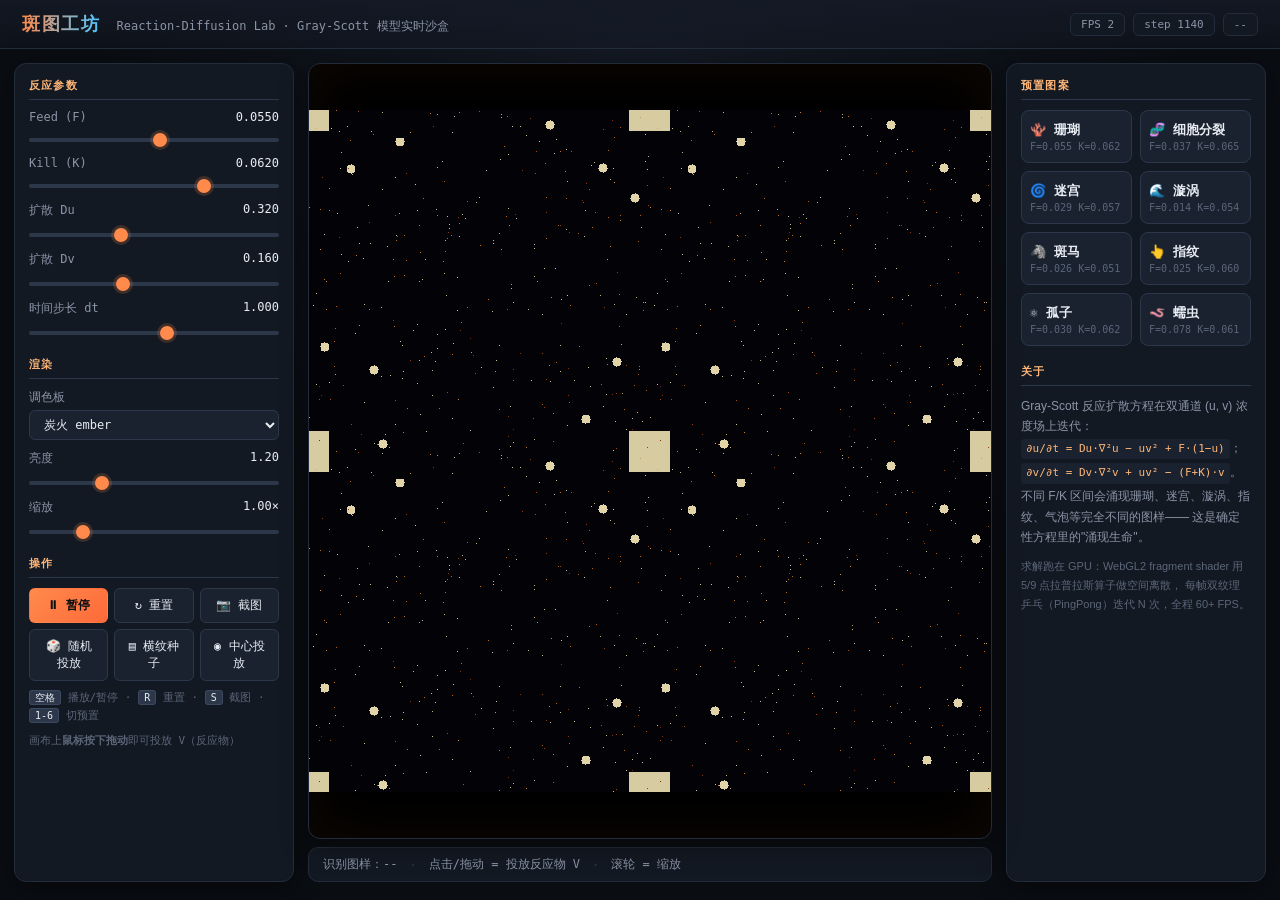
<file: index.html>
<!DOCTYPE html>
<html lang="zh-CN">
<head>
  <meta charset="UTF-8" />
  <meta name="viewport" content="width=device-width, initial-scale=1.0, maximum-scale=1.0, user-scalable=no" />
  <title>斑图工坊 · Reaction-Diffusion Lab</title>
  <link rel="stylesheet" href="src/style.css" />
</head>
<body>
  <header class="app-bar">
    <div class="title">
      <h1>斑图工坊</h1>
      <span class="subtitle">Reaction-Diffusion Lab · Gray-Scott 模型实时沙盒</span>
    </div>
    <div class="badges">
      <span class="badge" id="badge-fps">FPS --</span>
      <span class="badge" id="badge-step">step 0</span>
      <span class="badge" id="badge-stamp">--</span>
    </div>
  </header>

  <main class="layout">
    <aside class="panel panel-left">
      <section class="group">
        <h3>反应参数</h3>
        <div class="ctrl">
          <label for="ctl-f">Feed (F) <span class="val" id="val-f">0.0550</span></label>
          <input type="range" id="ctl-f" min="0.005" max="0.100" step="0.0005" value="0.055" />
        </div>
        <div class="ctrl">
          <label for="ctl-k">Kill (K) <span class="val" id="val-k">0.0620</span></label>
          <input type="range" id="ctl-k" min="0.030" max="0.075" step="0.0005" value="0.062" />
        </div>
        <div class="ctrl">
          <label for="ctl-du">扩散 Du <span class="val" id="val-du">0.320</span></label>
          <input type="range" id="ctl-du" min="0.05" max="0.80" step="0.005" value="0.32" />
        </div>
        <div class="ctrl">
          <label for="ctl-dv">扩散 Dv <span class="val" id="val-dv">0.160</span></label>
          <input type="range" id="ctl-dv" min="0.02" max="0.40" step="0.005" value="0.16" />
        </div>
        <div class="ctrl">
          <label for="ctl-dt">时间步长 dt <span class="val" id="val-dt">1.000</span></label>
          <input type="range" id="ctl-dt" min="0.5" max="1.4" step="0.01" value="1.00" />
        </div>
      </section>

      <section class="group">
        <h3>渲染</h3>
        <div class="ctrl">
          <label for="ctl-cmap">调色板</label>
          <select id="ctl-cmap">
            <option value="ember">炭火 ember</option>
            <option value="ocean">深海洋 ocean</option>
            <option value="neon">霓虹 neon</option>
            <option value="coral">珊瑚 coral</option>
            <option value="mono">单色 mono</option>
            <option value="aurora">极光 aurora</option>
          </select>
        </div>
        <div class="ctrl">
          <label for="ctl-gamma">亮度 <span class="val" id="val-gamma">1.20</span></label>
          <input type="range" id="ctl-gamma" min="0.5" max="3.0" step="0.05" value="1.2" />
        </div>
        <div class="ctrl">
          <label for="ctl-zoom">缩放 <span class="val" id="val-zoom">1.00×</span></label>
          <input type="range" id="ctl-zoom" min="0.5" max="3.0" step="0.05" value="1.0" />
        </div>
      </section>

      <section class="group">
        <h3>操作</h3>
        <div class="btns">
          <button id="btn-play" class="primary">⏸ 暂停</button>
          <button id="btn-reset">↻ 重置</button>
          <button id="btn-screenshot">📷 截图</button>
        </div>
        <div class="btns">
          <button id="btn-stamp">🎲 随机投放</button>
          <button id="btn-stripe">▤ 横纹种子</button>
          <button id="btn-center">◉ 中心投放</button>
        </div>
        <p class="hint">
          <kbd>空格</kbd> 播放/暂停 ·
          <kbd>R</kbd> 重置 ·
          <kbd>S</kbd> 截图 ·
          <kbd>1-6</kbd> 切预置
        </p>
        <p class="hint">画布上<strong>鼠标按下拖动</strong>即可投放 V（反应物）</p>
      </section>
    </aside>

    <section class="stage">
      <div class="canvas-wrap" id="canvas-wrap">
        <canvas id="gl" width="1024" height="1024"></canvas>
        <div class="overlay" id="overlay">加载中…</div>
      </div>
      <div class="hint-bar">
        <span id="hint-pattern">识别图样：--</span>
        <span class="dot">·</span>
        <span>点击/拖动 = 投放反应物 V</span>
        <span class="dot">·</span>
        <span>滚轮 = 缩放</span>
      </div>
    </section>

    <aside class="panel panel-right">
      <section class="group">
        <h3>预置图案</h3>
        <div class="presets" id="presets"></div>
      </section>
      <section class="group">
        <h3>关于</h3>
        <p class="desc">
          Gray-Scott 反应扩散方程在双通道 (u, v) 浓度场上迭代：
          <code>∂u/∂t = Du·∇²u − uv² + F·(1−u)</code>；
          <code>∂v/∂t = Dv·∇²v + uv² − (F+K)·v</code>。
          不同 F/K 区间会涌现珊瑚、迷宫、漩涡、指纹、气泡等完全不同的图样——
          这是确定性方程里的"涌现生命"。
        </p>
        <p class="desc small">
          求解跑在 GPU：WebGL2 fragment shader 用 5/9 点拉普拉斯算子做空间离散，
          每帧双纹理乒乓（PingPong）迭代 N 次，全程 60+ FPS。
        </p>
      </section>
    </aside>
  </main>

  <script type="module" src="src/app.js"></script>
</body>
</html>
</file>
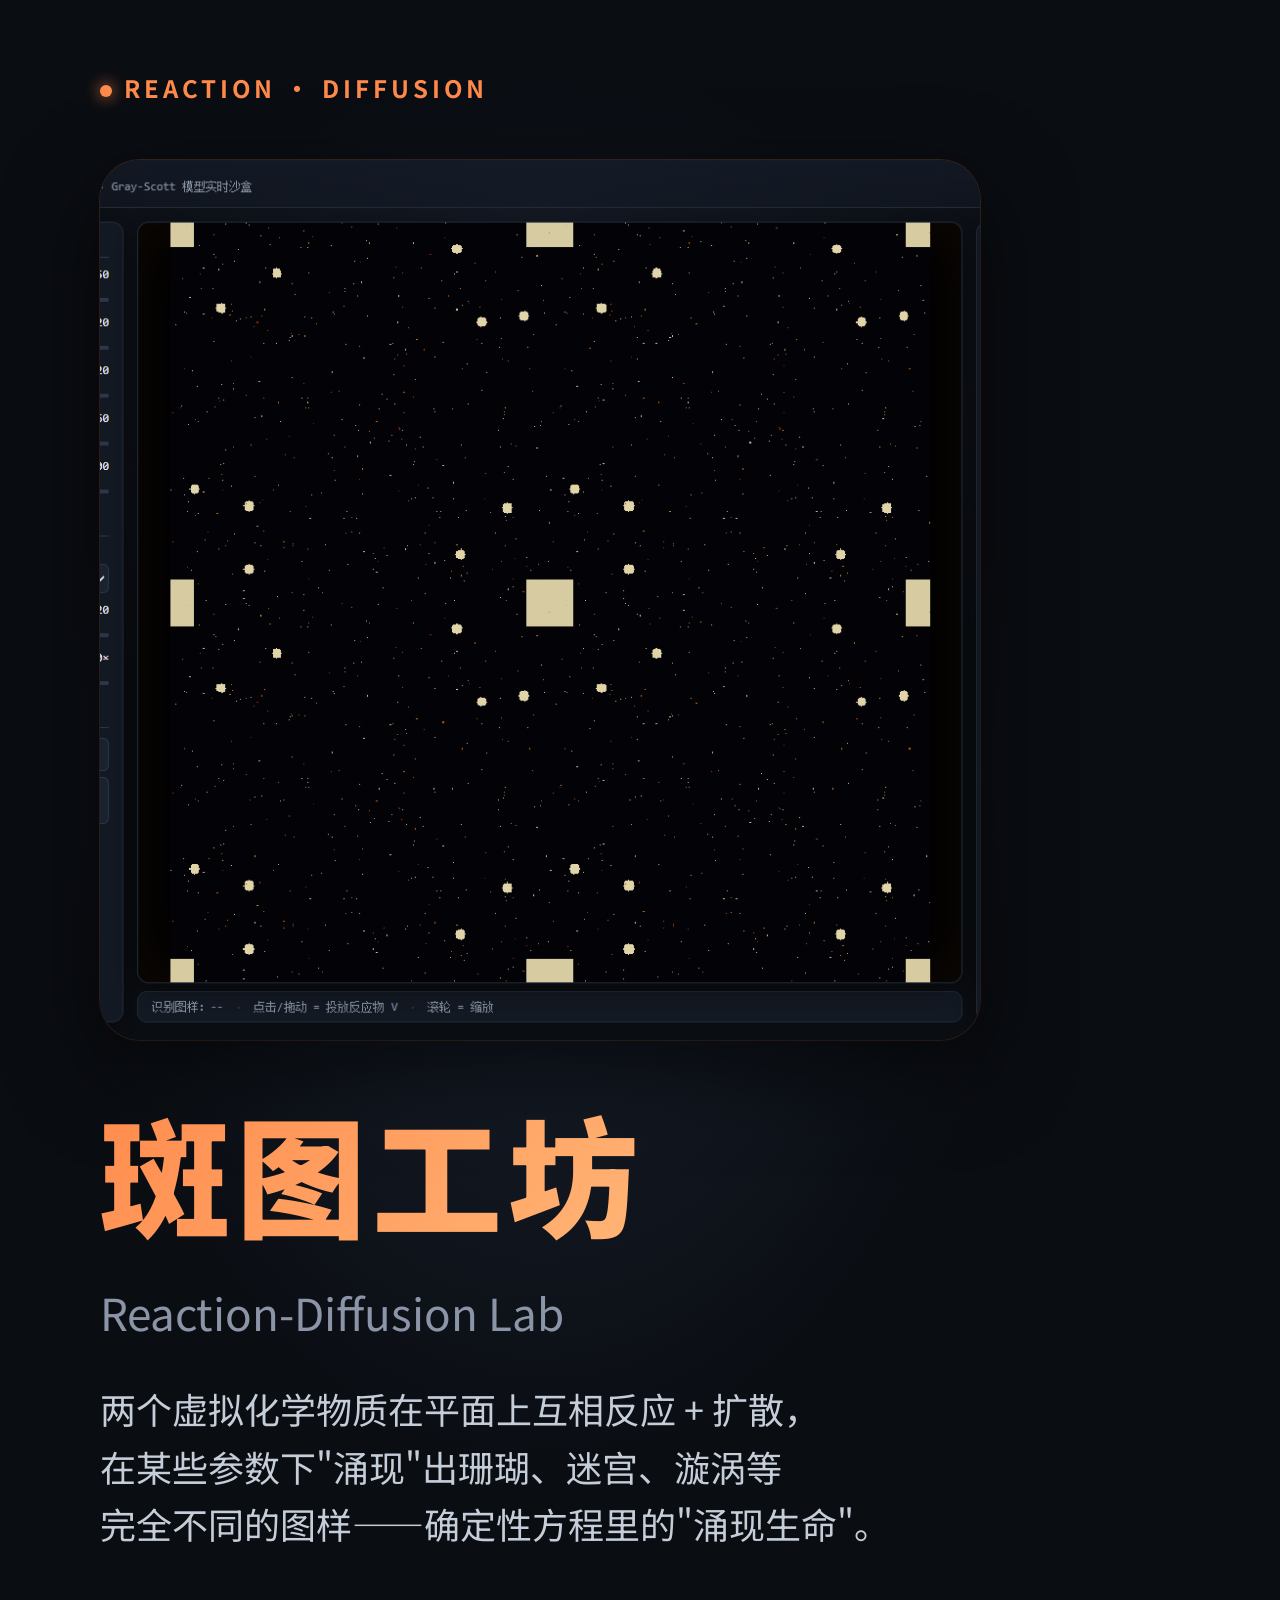
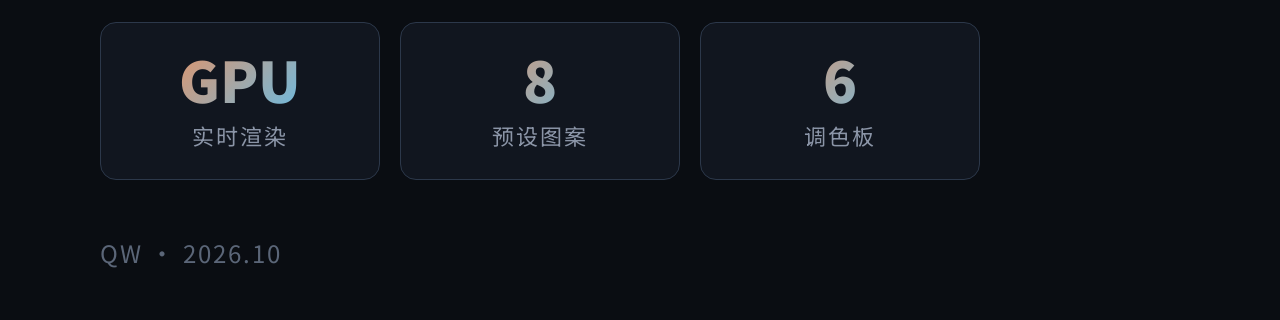
<file: docs/intro/01-cover.html>
<!DOCTYPE html>
<html lang="zh-CN">
<head>
  <meta charset="UTF-8" />
  <title>斑图工坊 · 封面</title>
  <style>
    @import url('https://fonts.googleapis.com/css2?family=Noto+Sans+SC:wght@400;700;900&display=swap');
    * { margin: 0; padding: 0; box-sizing: border-box; }
    html, body { width: 1080px; height: 1920px; overflow: hidden; }
    body {
      font-family: 'Noto Sans SC', -apple-system, BlinkMacSystemFont, 'PingFang SC', sans-serif;
      background: #0a0d12;
      color: #e8edf3;
      position: relative;
    }
    /* 背景层：粒子 + 渐变 */
    .bg {
      position: absolute; inset: 0;
      background: radial-gradient(ellipse 800px 1200px at 50% 40%, #1a2230 0%, #0a0d12 60%);
    }
    /* 模拟器装饰图（封面用大珊瑚图当背景） */
    .hero {
      position: absolute;
      width: 880px; height: 880px;
      top: 160px; left: 100px;
      border-radius: 40px;
      overflow: hidden;
      box-shadow: 0 30px 90px rgba(0,0,0,0.6), 0 0 0 1px rgba(255,138,76,0.2);
    }
    .hero img {
      width: 100%; height: 100%;
      object-fit: cover;
      display: block;
    }
    /* 顶部小标签 */
    .tag {
      position: absolute;
      top: 70px; left: 100px;
      font-size: 24px;
      letter-spacing: 4px;
      color: #ff8a4c;
      font-weight: 700;
    }
    .tag::before {
      content: '';
      display: inline-block;
      width: 12px; height: 12px;
      border-radius: 50%;
      background: #ff8a4c;
      margin-right: 12px;
      box-shadow: 0 0 16px #ff8a4c;
      vertical-align: middle;
    }
    /* 主标题 */
    .title {
      position: absolute;
      top: 1100px; left: 100px;
      font-size: 130px;
      font-weight: 900;
      line-height: 1.1;
      letter-spacing: 6px;
    }
    .title .accent {
      background: linear-gradient(135deg, #ff8a4c, #ffb677);
      -webkit-background-clip: text;
      background-clip: text;
      -webkit-text-fill-color: transparent;
    }
    /* 副标题 */
    .sub {
      position: absolute;
      top: 1280px; left: 100px;
      font-size: 44px;
      color: #8b95a7;
      font-weight: 400;
    }
    /* 描述 */
    .desc {
      position: absolute;
      top: 1380px; left: 100px; right: 100px;
      font-size: 36px;
      line-height: 1.6;
      color: #c5cdd9;
    }
    /* 底部统计 */
    .stats {
      position: absolute;
      bottom: 140px; left: 100px; right: 100px;
      display: flex;
      gap: 20px;
    }
    .stat {
      flex: 1;
      background: rgba(20, 26, 38, 0.7);
      border: 1px solid #2c384a;
      border-radius: 16px;
      padding: 28px 20px;
      text-align: center;
    }
    .stat .num {
      font-size: 56px;
      font-weight: 900;
      background: linear-gradient(135deg, #ff8a4c, #4cc4ff);
      -webkit-background-clip: text;
      background-clip: text;
      -webkit-text-fill-color: transparent;
      line-height: 1;
    }
    .stat .lbl {
      font-size: 22px;
      color: #8b95a7;
      margin-top: 12px;
      letter-spacing: 2px;
    }
    /* 底部签名 */
    .foot {
      position: absolute;
      bottom: 50px; left: 100px;
      font-size: 24px;
      color: #5b6678;
      letter-spacing: 2px;
    }
  </style>
</head>
<body>
  <div class="bg"></div>
  <div class="tag">REACTION · DIFFUSION</div>
  <div class="hero">
    <img src="../screenshots/01-default-coral.png" alt="coral" />
  </div>
  <div class="title"><span class="accent">斑图工坊</span></div>
  <div class="sub">Reaction-Diffusion Lab</div>
  <div class="desc">
    两个虚拟化学物质在平面上互相反应 + 扩散，<br/>
    在某些参数下"涌现"出珊瑚、迷宫、漩涡等<br/>
    完全不同的图样——确定性方程里的"涌现生命"。
  </div>
  <div class="stats">
    <div class="stat"><div class="num">GPU</div><div class="lbl">实时渲染</div></div>
    <div class="stat"><div class="num">8</div><div class="lbl">预设图案</div></div>
    <div class="stat"><div class="num">6</div><div class="lbl">调色板</div></div>
  </div>
  <div class="foot">QW · 2026.10</div>
</body>
</html>
</file>
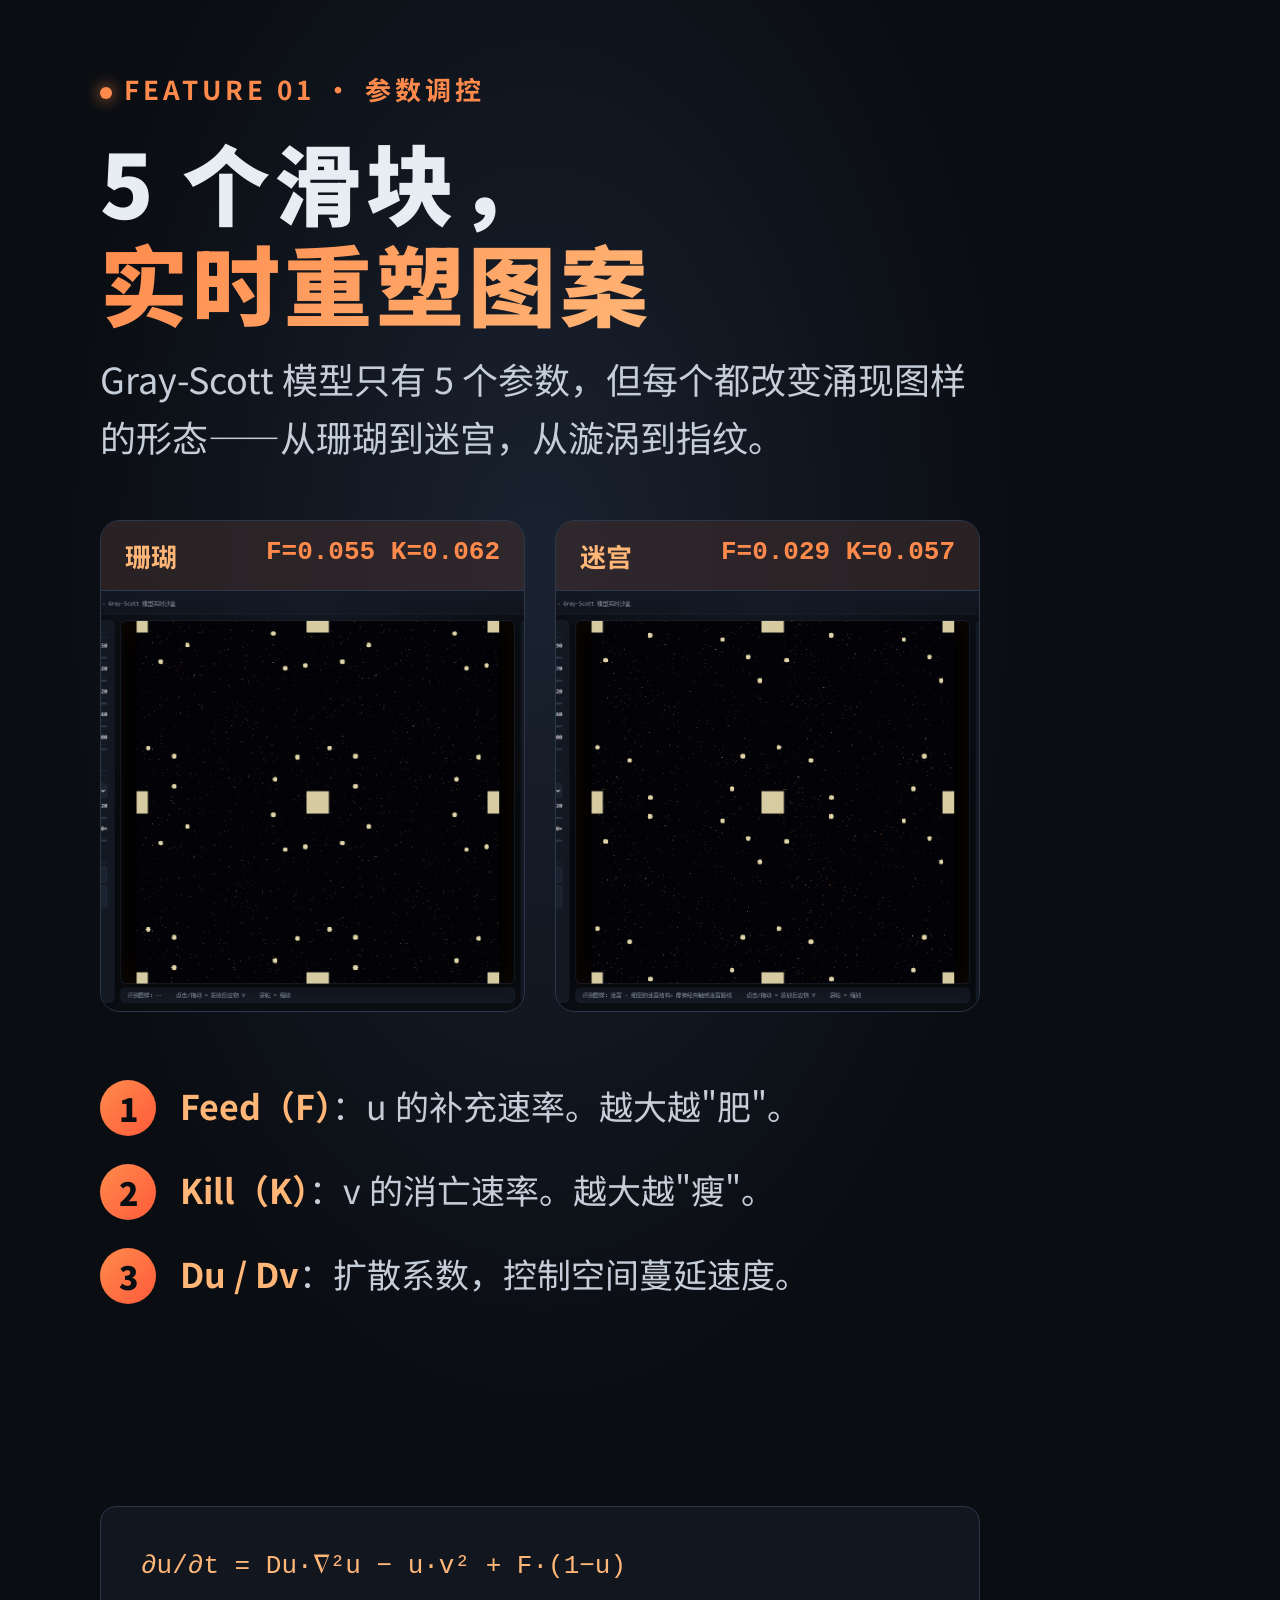
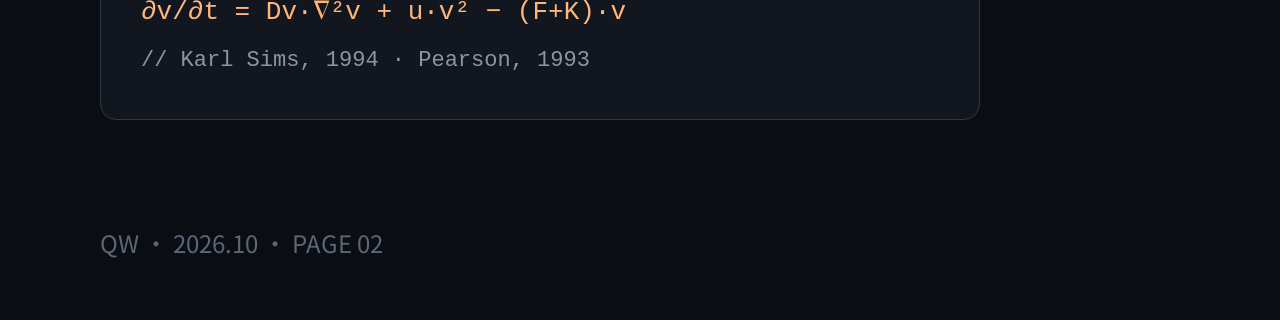
<file: docs/intro/02-feature-params.html>
<!DOCTYPE html>
<html lang="zh-CN">
<head>
  <meta charset="UTF-8" />
  <title>斑图工坊 · 02 · 核心功能 1 · 参数实时调控</title>
  <style>
    @import url('https://fonts.googleapis.com/css2?family=Noto+Sans+SC:wght@400;700;900&display=swap');
    * { margin: 0; padding: 0; box-sizing: border-box; }
    html, body { width: 1080px; height: 1920px; overflow: hidden; }
    body {
      font-family: 'Noto Sans SC', -apple-system, BlinkMacSystemFont, 'PingFang SC', sans-serif;
      background: #0a0d12;
      color: #e8edf3;
      position: relative;
    }
    .bg {
      position: absolute; inset: 0;
      background: radial-gradient(ellipse 800px 1400px at 50% 30%, #1a2230 0%, #0a0d12 60%);
    }
    /* 顶部标签 */
    .header {
      position: absolute; top: 70px; left: 100px;
      font-size: 26px; letter-spacing: 4px; color: #ff8a4c; font-weight: 700;
    }
    .header::before {
      content: ''; display: inline-block;
      width: 12px; height: 12px; border-radius: 50%;
      background: #ff8a4c; margin-right: 12px;
      box-shadow: 0 0 16px #ff8a4c; vertical-align: middle;
    }
    /* 标题 */
    .title {
      position: absolute; top: 130px; left: 100px;
      font-size: 88px; font-weight: 900; line-height: 1.15; letter-spacing: 4px;
    }
    .title .accent {
      background: linear-gradient(135deg, #ff8a4c, #ffb677);
      -webkit-background-clip: text; background-clip: text;
      -webkit-text-fill-color: transparent;
    }
    /* 副标题 */
    .sub {
      position: absolute; top: 350px; left: 100px; right: 100px;
      font-size: 36px; line-height: 1.6; color: #c5cdd9;
    }
    /* 参数对比图 */
    .compare {
      position: absolute; top: 520px; left: 100px; right: 100px;
      display: flex; gap: 30px;
    }
    .pane {
      flex: 1;
      background: rgba(20, 26, 38, 0.6);
      border: 1px solid #2c384a;
      border-radius: 20px;
      overflow: hidden;
    }
    .pane .label {
      padding: 16px 24px;
      font-size: 26px;
      font-weight: 700;
      color: #ffb677;
      background: rgba(255, 138, 76, 0.1);
      border-bottom: 1px solid #2c384a;
      display: flex; justify-content: space-between;
    }
    .pane .label .val {
      font-family: ui-monospace, monospace;
      color: #ff8a4c;
    }
    .pane img {
      width: 100%; height: 420px;
      object-fit: cover; display: block;
    }
    /* 关键说明 */
    .points {
      position: absolute; top: 1080px; left: 100px; right: 100px;
    }
    .point {
      display: flex;
      align-items: flex-start;
      gap: 24px;
      margin-bottom: 28px;
      font-size: 34px;
      line-height: 1.5;
      color: #c5cdd9;
    }
    .point .num {
      flex-shrink: 0;
      width: 56px; height: 56px;
      border-radius: 50%;
      background: linear-gradient(135deg, #ff8a4c, #ff5b3a);
      color: #0a0d12;
      font-size: 32px; font-weight: 900;
      display: flex; align-items: center; justify-content: center;
    }
    .point b { color: #ffb677; }
    /* 底部公式带 */
    .formula {
      position: absolute; bottom: 200px; left: 100px; right: 100px;
      background: rgba(20, 26, 38, 0.7);
      border: 1px solid #2c384a;
      border-radius: 16px;
      padding: 36px 40px;
      font-family: ui-monospace, 'JetBrains Mono', monospace;
      font-size: 26px;
      color: #ffb677;
      line-height: 1.8;
    }
    .formula .small { color: #8b95a7; font-size: 22px; }
    .foot {
      position: absolute; bottom: 60px; left: 100px;
      font-size: 24px; color: #5b6678;
    }
  </style>
</head>
<body>
  <div class="bg"></div>
  <div class="header">FEATURE 01 · 参数调控</div>
  <div class="title">5 个滑块，<br/><span class="accent">实时重塑图案</span></div>
  <div class="sub">Gray-Scott 模型只有 5 个参数，但每个都改变涌现图样的形态——从珊瑚到迷宫，从漩涡到指纹。</div>

  <div class="compare">
    <div class="pane">
      <div class="label">珊瑚 <span class="val">F=0.055 K=0.062</span></div>
      <img src="../screenshots/01-default-coral.png" alt="coral" />
    </div>
    <div class="pane">
      <div class="label">迷宫 <span class="val">F=0.029 K=0.057</span></div>
      <img src="../screenshots/02-maze.png" alt="maze" />
    </div>
  </div>

  <div class="points">
    <div class="point">
      <div class="num">1</div>
      <div><b>Feed（F）</b>：u 的补充速率。越大越"肥"。</div>
    </div>
    <div class="point">
      <div class="num">2</div>
      <div><b>Kill（K）</b>：v 的消亡速率。越大越"瘦"。</div>
    </div>
    <div class="point">
      <div class="num">3</div>
      <div><b>Du / Dv</b>：扩散系数，控制空间蔓延速度。</div>
    </div>
  </div>

  <div class="formula">
    ∂u/∂t = Du·∇²u − u·v² + F·(1−u)<br/>
    ∂v/∂t = Dv·∇²v + u·v² − (F+K)·v<br/>
    <span class="small">// Karl Sims, 1994 · Pearson, 1993</span>
  </div>

  <div class="foot">QW · 2026.10 · PAGE 02</div>
</body>
</html>
</file>
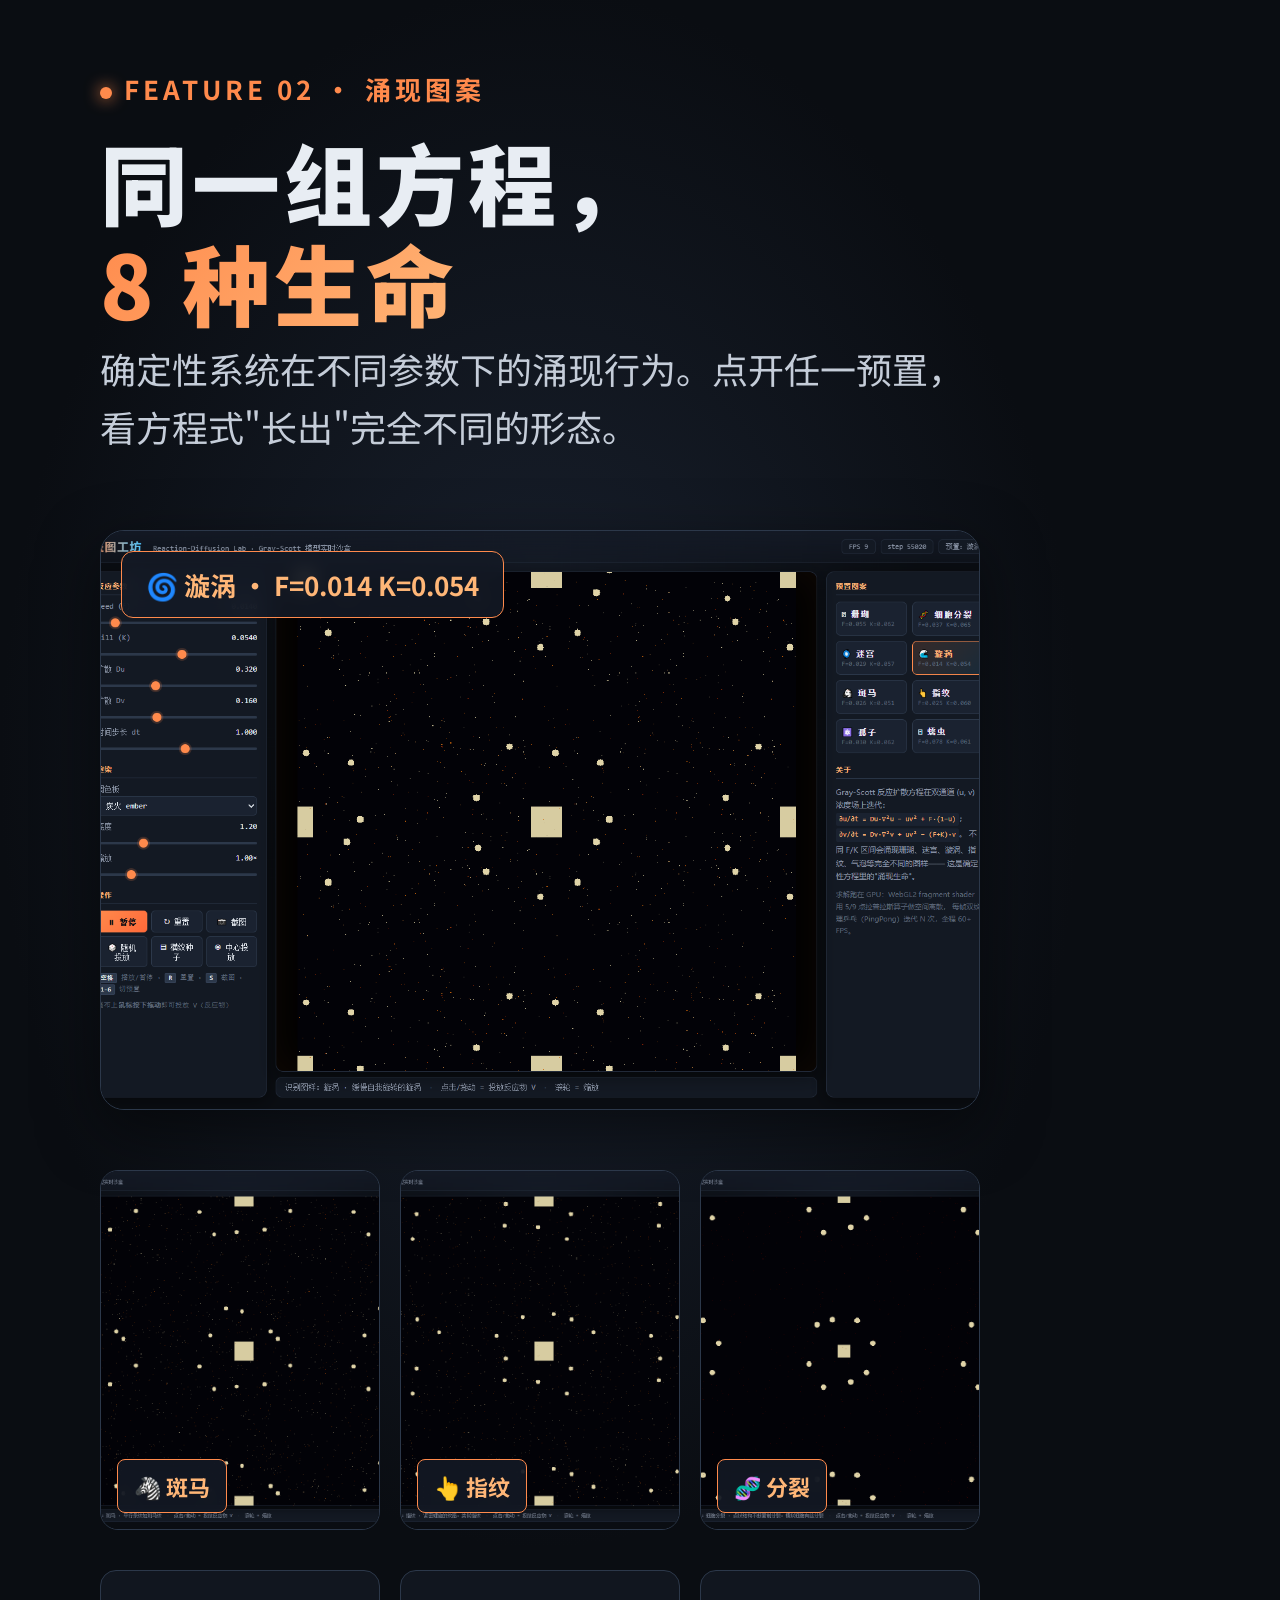
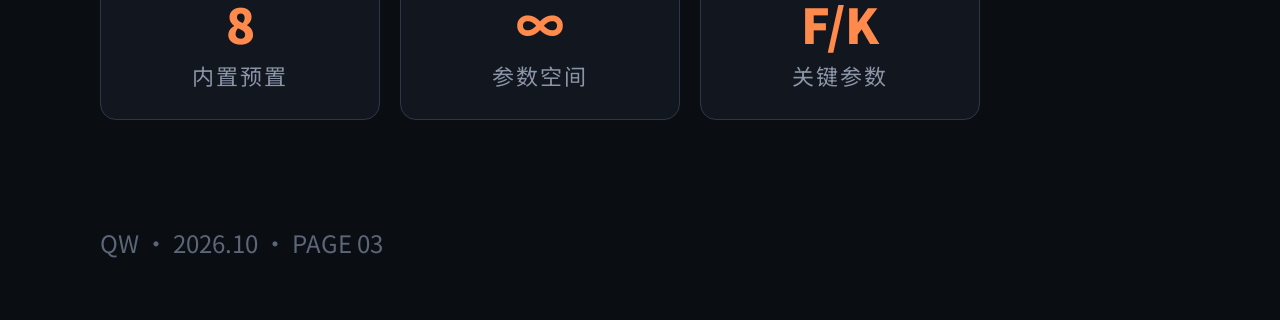
<file: docs/intro/03-feature-patterns.html>
<!DOCTYPE html>
<html lang="zh-CN">
<head>
  <meta charset="UTF-8" />
  <title>斑图工坊 · 03 · 核心功能 2 · 8 种涌现图案</title>
  <style>
    @import url('https://fonts.googleapis.com/css2?family=Noto+Sans+SC:wght@400;700;900&display=swap');
    * { margin: 0; padding: 0; box-sizing: border-box; }
    html, body { width: 1080px; height: 1920px; overflow: hidden; }
    body {
      font-family: 'Noto Sans SC', -apple-system, BlinkMacSystemFont, 'PingFang SC', sans-serif;
      background: #0a0d12;
      color: #e8edf3;
      position: relative;
    }
    .bg {
      position: absolute; inset: 0;
      background: radial-gradient(ellipse 900px 1300px at 50% 40%, #1a2230 0%, #0a0d12 60%);
    }
    .header {
      position: absolute; top: 70px; left: 100px;
      font-size: 26px; letter-spacing: 4px; color: #ff8a4c; font-weight: 700;
    }
    .header::before {
      content: ''; display: inline-block;
      width: 12px; height: 12px; border-radius: 50%;
      background: #ff8a4c; margin-right: 12px;
      box-shadow: 0 0 16px #ff8a4c; vertical-align: middle;
    }
    .title {
      position: absolute; top: 130px; left: 100px;
      font-size: 88px; font-weight: 900; line-height: 1.15; letter-spacing: 4px;
    }
    .title .accent {
      background: linear-gradient(135deg, #ff8a4c, #ffb677);
      -webkit-background-clip: text; background-clip: text;
      -webkit-text-fill-color: transparent;
    }
    .sub {
      position: absolute; top: 340px; left: 100px; right: 100px;
      font-size: 36px; line-height: 1.6; color: #c5cdd9;
    }
    /* 大图：漩涡 */
    .big {
      position: absolute; top: 530px; left: 100px;
      width: 880px; height: 580px;
      border-radius: 24px;
      overflow: hidden;
      box-shadow: 0 20px 60px rgba(0,0,0,0.5);
      border: 1px solid #2c384a;
    }
    .big img { width: 100%; height: 100%; object-fit: cover; display: block; }
    .big .badge {
      position: absolute; top: 20px; left: 20px;
      background: rgba(20, 26, 38, 0.85);
      backdrop-filter: blur(10px);
      border: 1px solid #ff8a4c;
      padding: 14px 24px;
      border-radius: 12px;
      font-size: 26px;
      font-weight: 700;
      color: #ffb677;
    }
    /* 下面 3 张小图 */
    .row {
      position: absolute; top: 1170px; left: 100px; right: 100px;
      display: flex; gap: 20px;
    }
    .mini {
      flex: 1;
      height: 360px;
      border-radius: 18px;
      overflow: hidden;
      border: 1px solid #2c384a;
      position: relative;
    }
    .mini img { width: 100%; height: 100%; object-fit: cover; display: block; }
    .mini .badge {
      position: absolute; bottom: 16px; left: 16px;
      background: rgba(20, 26, 38, 0.85);
      backdrop-filter: blur(10px);
      padding: 10px 16px;
      border-radius: 8px;
      font-size: 22px;
      font-weight: 700;
      color: #ffb677;
      border: 1px solid #ff8a4c;
    }
    /* 底部数据 */
    .stats {
      position: absolute; bottom: 200px; left: 100px; right: 100px;
      display: flex; gap: 20px;
    }
    .stat {
      flex: 1;
      background: rgba(20, 26, 38, 0.7);
      border: 1px solid #2c384a;
      border-radius: 16px;
      padding: 28px 20px;
      text-align: center;
    }
    .stat .num {
      font-size: 48px; font-weight: 900; color: #ff8a4c; line-height: 1;
    }
    .stat .lbl {
      font-size: 22px; color: #8b95a7; margin-top: 12px; letter-spacing: 2px;
    }
    .foot {
      position: absolute; bottom: 60px; left: 100px;
      font-size: 24px; color: #5b6678;
    }
  </style>
</head>
<body>
  <div class="bg"></div>
  <div class="header">FEATURE 02 · 涌现图案</div>
  <div class="title">同一组方程，<br/><span class="accent">8 种生命</span></div>
  <div class="sub">确定性系统在不同参数下的涌现行为。点开任一预置，看方程式"长出"完全不同的形态。</div>

  <div class="big">
    <img src="../screenshots/03-vortex.png" alt="vortex" />
    <div class="badge">🌀 漩涡 · F=0.014 K=0.054</div>
  </div>

  <div class="row">
    <div class="mini">
      <img src="../screenshots/04-zebra.png" alt="zebra" />
      <div class="badge">🦓 斑马</div>
    </div>
    <div class="mini">
      <img src="../screenshots/05-fingerprint.png" alt="fingerprint" />
      <div class="badge">👆 指纹</div>
    </div>
    <div class="mini">
      <img src="../screenshots/06-mitosis.png" alt="mitosis" />
      <div class="badge">🧬 分裂</div>
    </div>
  </div>

  <div class="stats">
    <div class="stat"><div class="num">8</div><div class="lbl">内置预置</div></div>
    <div class="stat"><div class="num">∞</div><div class="lbl">参数空间</div></div>
    <div class="stat"><div class="num">F/K</div><div class="lbl">关键参数</div></div>
  </div>
  <div class="foot">QW · 2026.10 · PAGE 03</div>
</body>
</html>
</file>
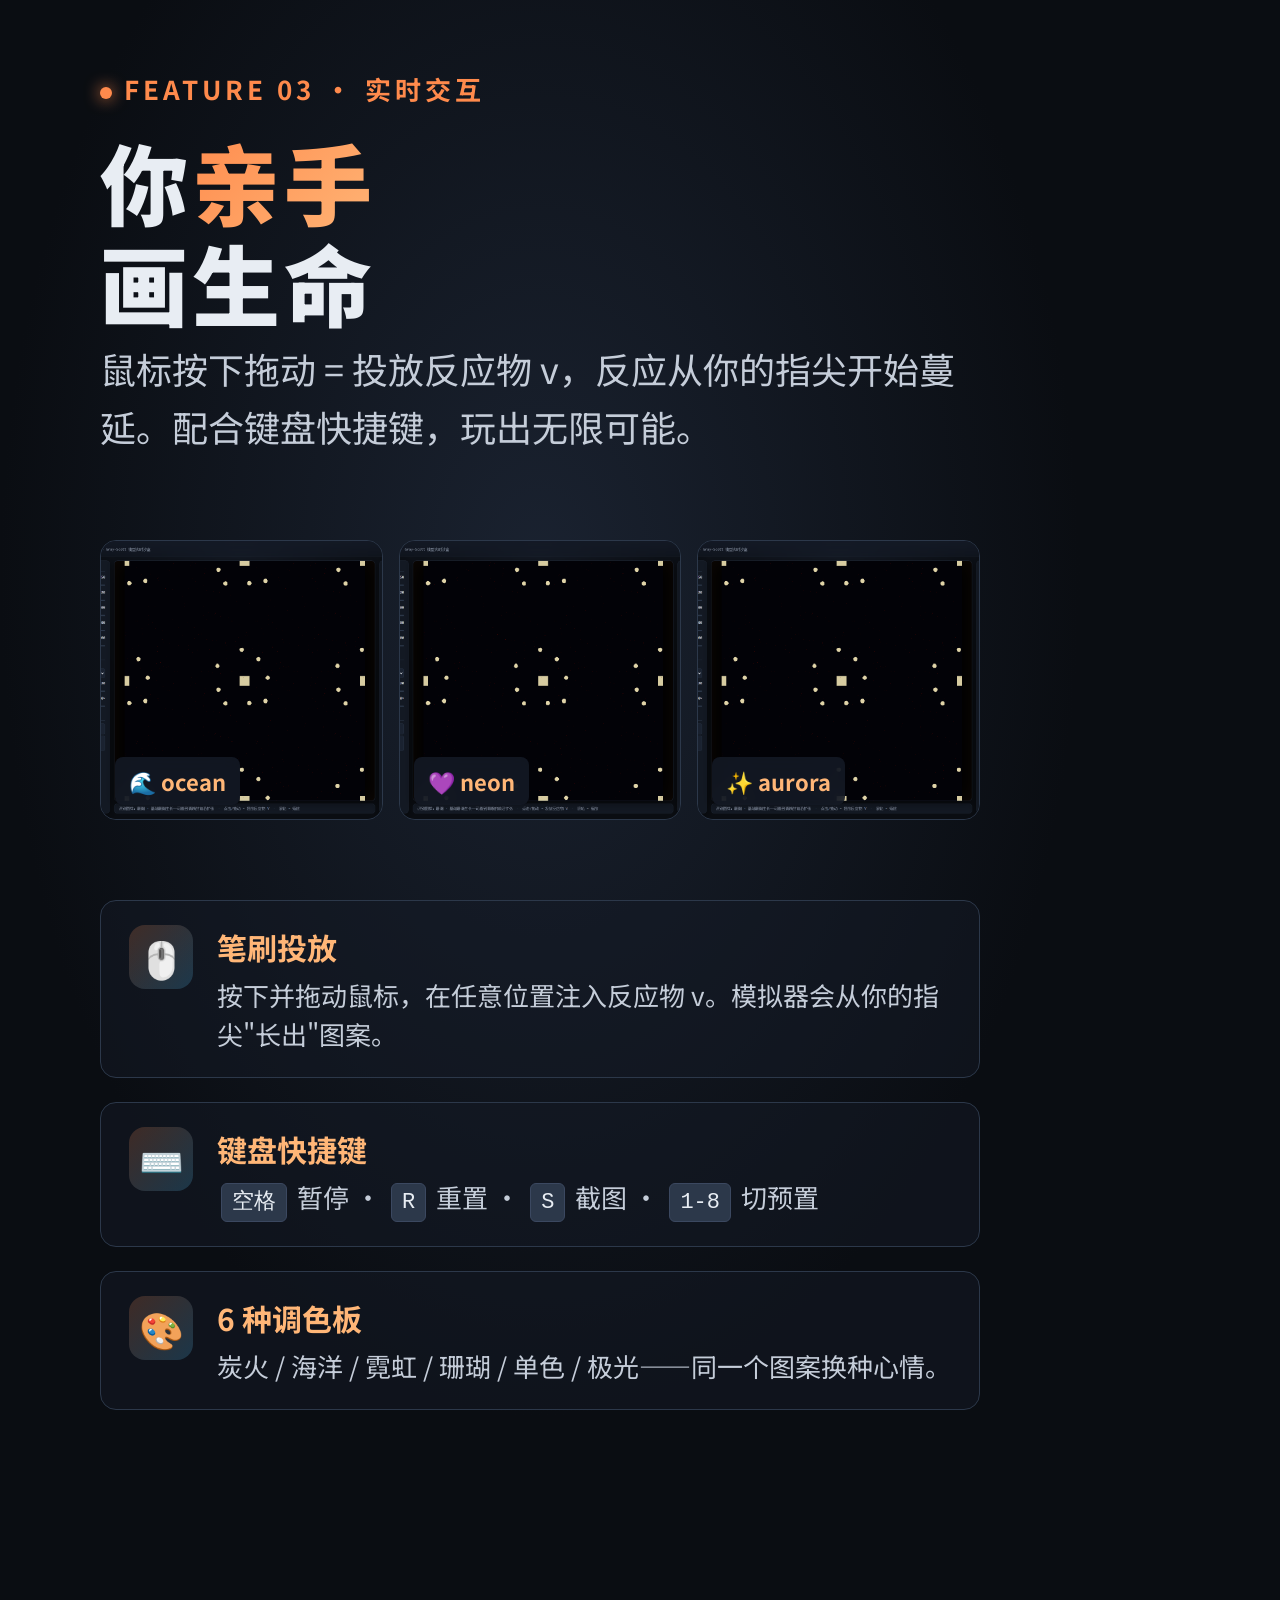
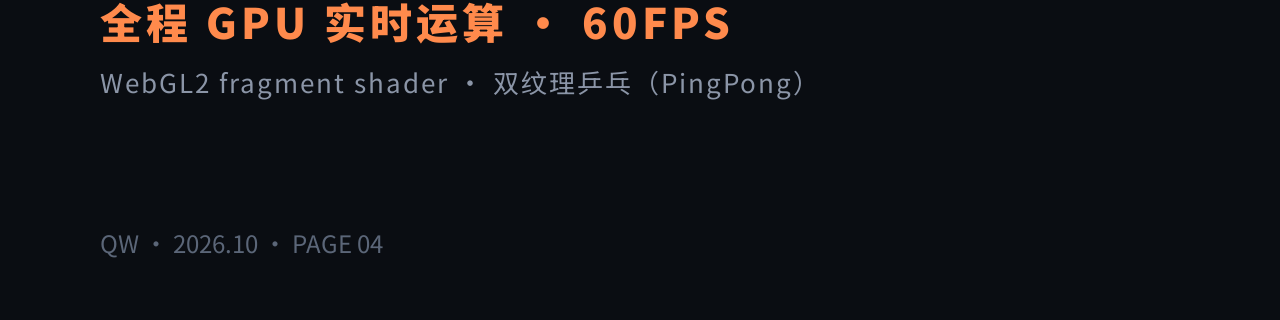
<file: docs/intro/04-feature-interact.html>
<!DOCTYPE html>
<html lang="zh-CN">
<head>
  <meta charset="UTF-8" />
  <title>斑图工坊 · 04 · 核心功能 3 · 实时交互</title>
  <style>
    @import url('https://fonts.googleapis.com/css2?family=Noto+Sans+SC:wght@400;700;900&display=swap');
    * { margin: 0; padding: 0; box-sizing: border-box; }
    html, body { width: 1080px; height: 1920px; overflow: hidden; }
    body {
      font-family: 'Noto Sans SC', -apple-system, BlinkMacSystemFont, 'PingFang SC', sans-serif;
      background: #0a0d12;
      color: #e8edf3;
      position: relative;
    }
    .bg {
      position: absolute; inset: 0;
      background: radial-gradient(ellipse 900px 1400px at 50% 30%, #1a2230 0%, #0a0d12 60%);
    }
    .header {
      position: absolute; top: 70px; left: 100px;
      font-size: 26px; letter-spacing: 4px; color: #ff8a4c; font-weight: 700;
    }
    .header::before {
      content: ''; display: inline-block;
      width: 12px; height: 12px; border-radius: 50%;
      background: #ff8a4c; margin-right: 12px;
      box-shadow: 0 0 16px #ff8a4c; vertical-align: middle;
    }
    .title {
      position: absolute; top: 130px; left: 100px;
      font-size: 88px; font-weight: 900; line-height: 1.15; letter-spacing: 4px;
    }
    .title .accent {
      background: linear-gradient(135deg, #ff8a4c, #ffb677);
      -webkit-background-clip: text; background-clip: text;
      -webkit-text-fill-color: transparent;
    }
    .sub {
      position: absolute; top: 340px; left: 100px; right: 100px;
      font-size: 36px; line-height: 1.6; color: #c5cdd9;
    }
    /* 调色板对比 */
    .palette-row {
      position: absolute; top: 540px; left: 100px; right: 100px;
      display: flex; gap: 16px;
    }
    .swatch {
      flex: 1;
      border-radius: 16px;
      overflow: hidden;
      border: 1px solid #2c384a;
      height: 280px;
      position: relative;
    }
    .swatch img { width: 100%; height: 100%; object-fit: cover; display: block; }
    .swatch .label {
      position: absolute; bottom: 14px; left: 14px;
      background: rgba(20,26,38,0.85);
      backdrop-filter: blur(10px);
      padding: 8px 14px;
      border-radius: 8px;
      font-size: 22px; font-weight: 700;
      color: #ffb677;
    }
    /* 交互能力清单 */
    .features {
      position: absolute; top: 900px; left: 100px; right: 100px;
    }
    .feature {
      display: flex;
      align-items: flex-start;
      gap: 24px;
      margin-bottom: 24px;
      background: rgba(20, 26, 38, 0.5);
      border: 1px solid #2c384a;
      border-radius: 16px;
      padding: 24px 28px;
    }
    .feature .icon {
      flex-shrink: 0;
      width: 64px; height: 64px;
      border-radius: 16px;
      background: linear-gradient(135deg, rgba(255,138,76,0.2), rgba(76,196,255,0.2));
      display: flex; align-items: center; justify-content: center;
      font-size: 36px;
    }
    .feature .text { flex: 1; }
    .feature .name {
      font-size: 30px; font-weight: 700;
      color: #ffb677;
      margin-bottom: 6px;
    }
    .feature .desc {
      font-size: 26px; color: #c5cdd9; line-height: 1.5;
    }
    .feature .kbd {
      display: inline-block;
      font-family: ui-monospace, monospace;
      background: #2c384a;
      border: 1px solid #3b4860;
      border-radius: 6px;
      padding: 2px 10px;
      font-size: 22px;
      color: #e8edf3;
      margin: 0 4px;
    }
    /* 大字结尾 */
    .closing {
      position: absolute; bottom: 220px; left: 100px; right: 100px;
      font-size: 42px; font-weight: 900;
      color: #ff8a4c;
      letter-spacing: 4px;
    }
    .closing .small {
      display: block;
      font-size: 26px;
      color: #8b95a7;
      letter-spacing: 2px;
      margin-top: 12px;
      font-weight: 400;
    }
    .foot {
      position: absolute; bottom: 60px; left: 100px;
      font-size: 24px; color: #5b6678;
    }
  </style>
</head>
<body>
  <div class="bg"></div>
  <div class="header">FEATURE 03 · 实时交互</div>
  <div class="title">你<span class="accent">亲手</span><br/>画生命</div>
  <div class="sub">鼠标按下拖动 = 投放反应物 v，反应从你的指尖开始蔓延。配合键盘快捷键，玩出无限可能。</div>

  <div class="palette-row">
    <div class="swatch">
      <img src="../screenshots/08-coral-ocean.png" alt="ocean" />
      <div class="label">🌊 ocean</div>
    </div>
    <div class="swatch">
      <img src="../screenshots/09-coral-neon.png" alt="neon" />
      <div class="label">💜 neon</div>
    </div>
    <div class="swatch">
      <img src="../screenshots/10-coral-aurora.png" alt="aurora" />
      <div class="label">✨ aurora</div>
    </div>
  </div>

  <div class="features">
    <div class="feature">
      <div class="icon">🖱️</div>
      <div class="text">
        <div class="name">笔刷投放</div>
        <div class="desc">按下并拖动鼠标，在任意位置注入反应物 v。模拟器会从你的指尖"长出"图案。</div>
      </div>
    </div>
    <div class="feature">
      <div class="icon">⌨️</div>
      <div class="text">
        <div class="name">键盘快捷键</div>
        <div class="desc">
          <span class="kbd">空格</span> 暂停 · <span class="kbd">R</span> 重置 ·
          <span class="kbd">S</span> 截图 · <span class="kbd">1-8</span> 切预置
        </div>
      </div>
    </div>
    <div class="feature">
      <div class="icon">🎨</div>
      <div class="text">
        <div class="name">6 种调色板</div>
        <div class="desc">炭火 / 海洋 / 霓虹 / 珊瑚 / 单色 / 极光——同一个图案换种心情。</div>
      </div>
    </div>
  </div>

  <div class="closing">
    全程 GPU 实时运算 · 60FPS
    <span class="small">WebGL2 fragment shader · 双纹理乒乓（PingPong）</span>
  </div>
  <div class="foot">QW · 2026.10 · PAGE 04</div>
</body>
</html>
</file>
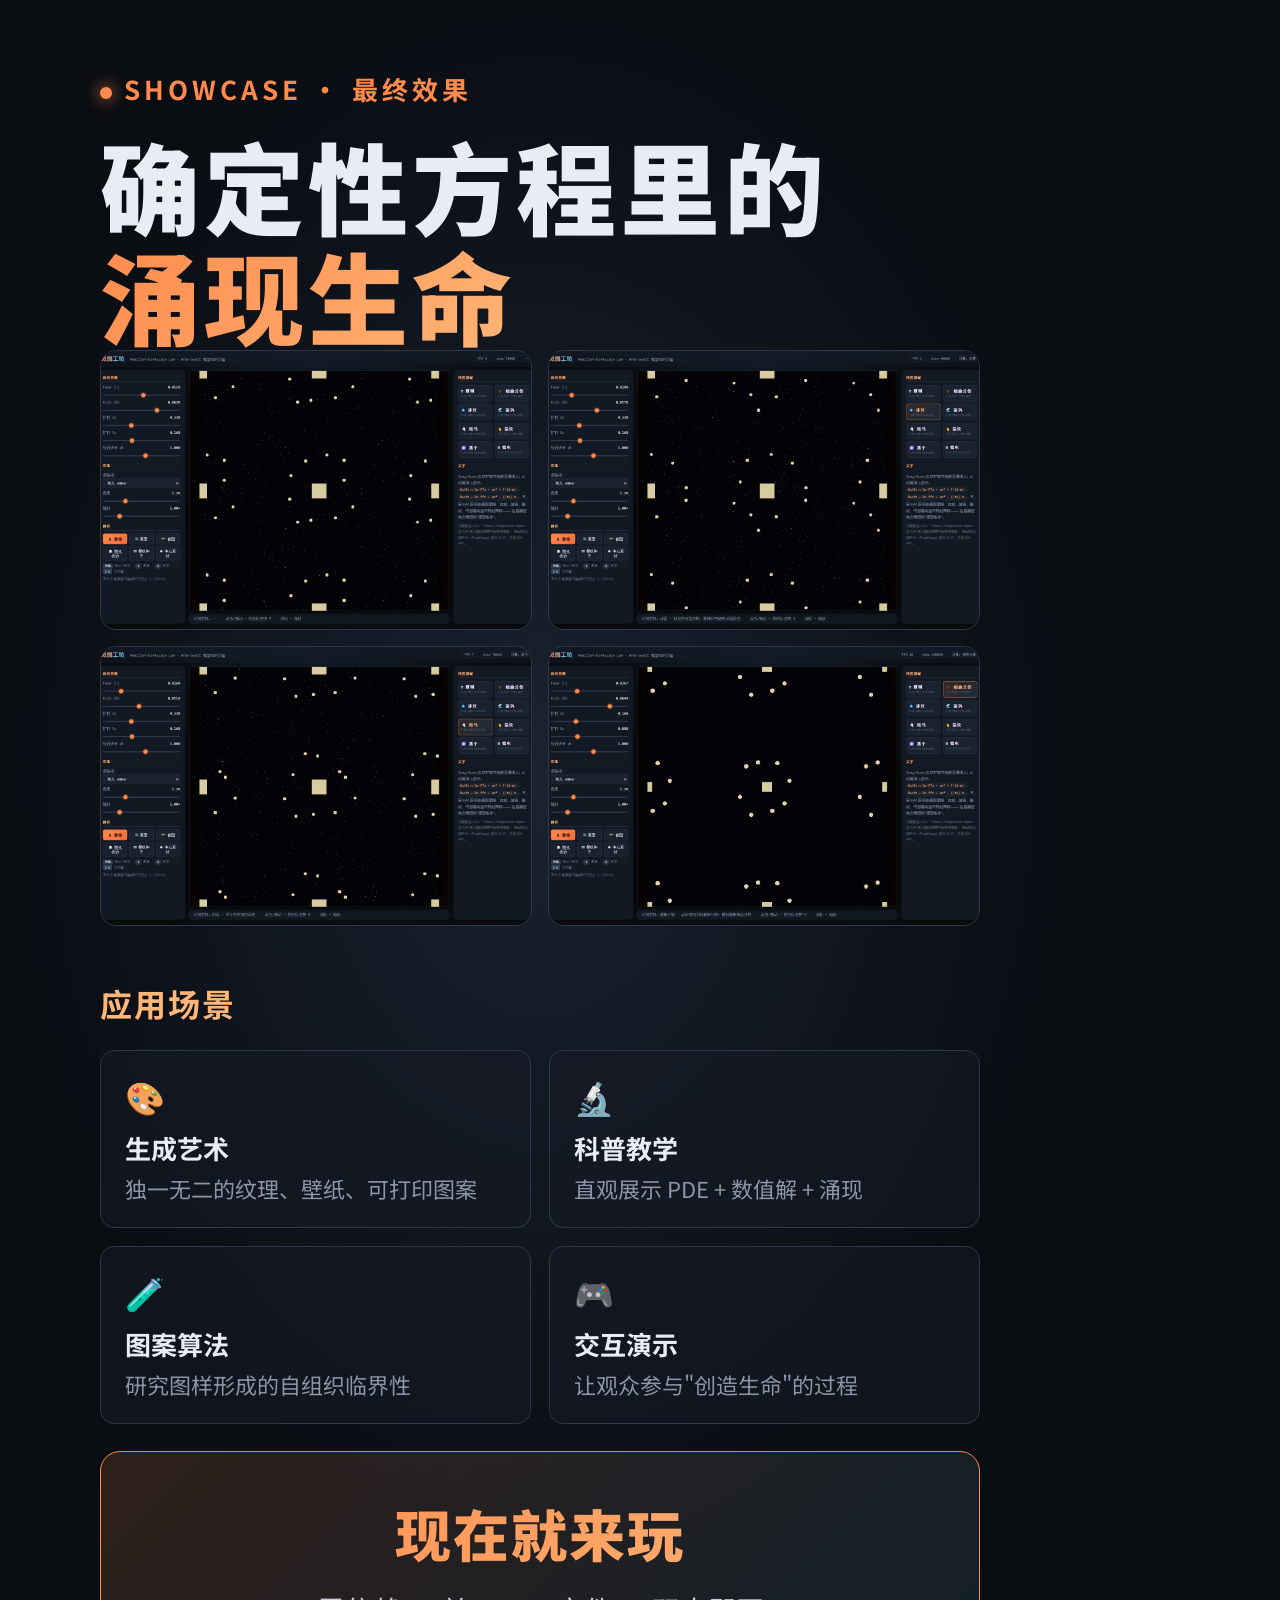
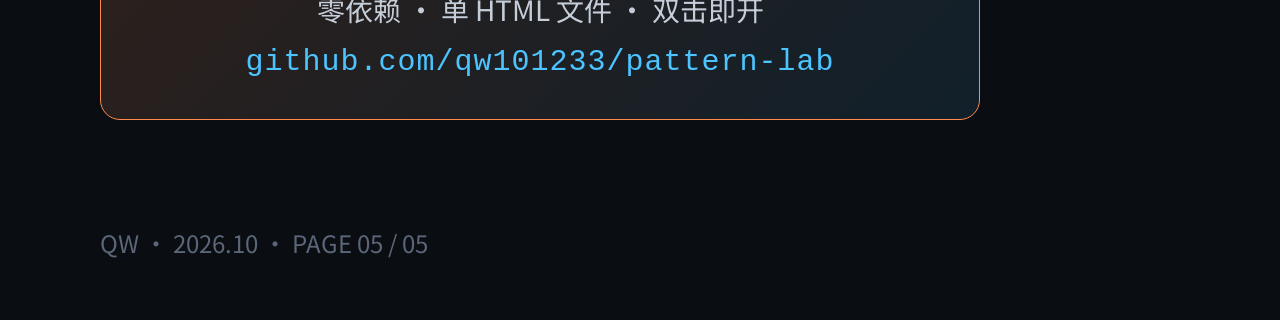
<file: docs/intro/05-summary.html>
<!DOCTYPE html>
<html lang="zh-CN">
<head>
  <meta charset="UTF-8" />
  <title>斑图工坊 · 05 · 总结</title>
  <style>
    @import url('https://fonts.googleapis.com/css2?family=Noto+Sans+SC:wght@400;700;900&display=swap');
    * { margin: 0; padding: 0; box-sizing: border-box; }
    html, body { width: 1080px; height: 1920px; overflow: hidden; }
    body {
      font-family: 'Noto Sans SC', -apple-system, BlinkMacSystemFont, 'PingFang SC', sans-serif;
      background: #0a0d12;
      color: #e8edf3;
      position: relative;
    }
    .bg {
      position: absolute; inset: 0;
      background: radial-gradient(ellipse 900px 1300px at 50% 40%, #1a2230 0%, #0a0d12 60%);
    }
    .header {
      position: absolute; top: 70px; left: 100px;
      font-size: 26px; letter-spacing: 4px; color: #ff8a4c; font-weight: 700;
    }
    .header::before {
      content: ''; display: inline-block;
      width: 12px; height: 12px; border-radius: 50%;
      background: #ff8a4c; margin-right: 12px;
      box-shadow: 0 0 16px #ff8a4c; vertical-align: middle;
    }
    .title {
      position: absolute; top: 130px; left: 100px;
      font-size: 100px; font-weight: 900; line-height: 1.1; letter-spacing: 4px;
    }
    .title .accent {
      background: linear-gradient(135deg, #ff8a4c, #ffb677);
      -webkit-background-clip: text; background-clip: text;
      -webkit-text-fill-color: transparent;
    }
    /* 大图集 */
    .gallery {
      position: absolute; top: 350px; left: 100px; right: 100px;
      display: grid;
      grid-template-columns: 1fr 1fr;
      gap: 16px;
    }
    .gallery img {
      width: 100%;
      height: 280px;
      object-fit: cover;
      display: block;
      border-radius: 16px;
      border: 1px solid #2c384a;
    }
    /* 应用场景 */
    .apps {
      position: absolute; top: 980px; left: 100px; right: 100px;
    }
    .apps h3 {
      font-size: 32px;
      font-weight: 700;
      color: #ffb677;
      margin-bottom: 24px;
      letter-spacing: 2px;
    }
    .apps .grid {
      display: grid;
      grid-template-columns: 1fr 1fr;
      gap: 18px;
    }
    .app {
      background: rgba(20, 26, 38, 0.6);
      border: 1px solid #2c384a;
      border-radius: 14px;
      padding: 22px 24px;
    }
    .app .icon {
      font-size: 32px;
      margin-bottom: 10px;
    }
    .app .name {
      font-size: 26px;
      font-weight: 700;
      color: #e8edf3;
      margin-bottom: 6px;
    }
    .app .desc {
      font-size: 22px;
      color: #8b95a7;
      line-height: 1.5;
    }
    /* CTA */
    .cta {
      position: absolute; bottom: 200px; left: 100px; right: 100px;
      background: linear-gradient(135deg, rgba(255,138,76,0.15), rgba(76,196,255,0.10));
      border: 1px solid #ff8a4c;
      border-radius: 20px;
      padding: 40px;
      text-align: center;
    }
    .cta .big {
      font-size: 56px; font-weight: 900;
      background: linear-gradient(135deg, #ff8a4c, #ffb677);
      -webkit-background-clip: text; background-clip: text;
      -webkit-text-fill-color: transparent;
      letter-spacing: 2px;
    }
    .cta .small {
      font-size: 28px; color: #c5cdd9; margin-top: 16px;
    }
    .cta .url {
      font-family: ui-monospace, monospace;
      font-size: 30px; color: #4cc4ff;
      margin-top: 16px;
      letter-spacing: 1px;
    }
    .foot {
      position: absolute; bottom: 60px; left: 100px;
      font-size: 24px; color: #5b6678;
    }
  </style>
</head>
<body>
  <div class="bg"></div>
  <div class="header">SHOWCASE · 最终效果</div>
  <div class="title">确定性方程里的<br/><span class="accent">涌现生命</span></div>

  <div class="gallery">
    <img src="../screenshots/01-default-coral.png" alt="coral" />
    <img src="../screenshots/02-maze.png" alt="maze" />
    <img src="../screenshots/04-zebra.png" alt="zebra" />
    <img src="../screenshots/06-mitosis.png" alt="mitosis" />
  </div>

  <div class="apps">
    <h3>应用场景</h3>
    <div class="grid">
      <div class="app">
        <div class="icon">🎨</div>
        <div class="name">生成艺术</div>
        <div class="desc">独一无二的纹理、壁纸、可打印图案</div>
      </div>
      <div class="app">
        <div class="icon">🔬</div>
        <div class="name">科普教学</div>
        <div class="desc">直观展示 PDE + 数值解 + 涌现</div>
      </div>
      <div class="app">
        <div class="icon">🧪</div>
        <div class="name">图案算法</div>
        <div class="desc">研究图样形成的自组织临界性</div>
      </div>
      <div class="app">
        <div class="icon">🎮</div>
        <div class="name">交互演示</div>
        <div class="desc">让观众参与"创造生命"的过程</div>
      </div>
    </div>
  </div>

  <div class="cta">
    <div class="big">现在就来玩</div>
    <div class="small">零依赖 · 单 HTML 文件 · 双击即开</div>
    <div class="url">github.com/qw101233/pattern-lab</div>
  </div>

  <div class="foot">QW · 2026.10 · PAGE 05 / 05</div>
</body>
</html>
</file>
<file: src/style.css>
/* 斑图工坊 · 主题样式 */
:root {
  --bg: #0a0d12;
  --bg-elev: #131923;
  --bg-elev-2: #1a2230;
  --fg: #e8edf3;
  --fg-dim: #8b95a7;
  --fg-soft: #5b6678;
  --accent: #ff8a4c;
  --accent-2: #ffb677;
  --line: #232c3b;
  --line-2: #2c384a;
  --hot: #ff5b3a;
  --cold: #4cc4ff;
  --good: #5ee0a3;
  --shadow: 0 6px 28px rgba(0, 0, 0, 0.45);
  --mono: ui-monospace, "JetBrains Mono", "Fira Code", "Cascadia Mono", Menlo, Consolas, monospace;
  --sans: -apple-system, BlinkMacSystemFont, "PingFang SC", "Microsoft YaHei", "Segoe UI", Roboto, sans-serif;
}

* { box-sizing: border-box; margin: 0; padding: 0; }
html, body { height: 100%; }
body {
  font-family: var(--sans);
  color: var(--fg);
  background:
    radial-gradient(ellipse at top, #141a25 0%, #0a0d12 60%),
    var(--bg);
  overflow: hidden;
  user-select: none;
  -webkit-user-select: none;
}

/* ─── 顶栏 ─── */
.app-bar {
  display: flex;
  align-items: center;
  justify-content: space-between;
  padding: 12px 22px;
  background: linear-gradient(to bottom, rgba(20, 26, 38, 0.9), rgba(20, 26, 38, 0.4));
  border-bottom: 1px solid var(--line);
  backdrop-filter: blur(10px);
  position: relative;
  z-index: 5;
}
.title h1 {
  font-size: 18px;
  font-weight: 700;
  letter-spacing: 1.5px;
  background: linear-gradient(90deg, var(--accent), var(--cold));
  -webkit-background-clip: text;
  background-clip: text;
  -webkit-text-fill-color: transparent;
  display: inline-block;
}
.subtitle {
  margin-left: 12px;
  color: var(--fg-dim);
  font-size: 12px;
  font-family: var(--mono);
}
.badges { display: flex; gap: 8px; }
.badge {
  font-family: var(--mono);
  font-size: 11px;
  padding: 4px 10px;
  border-radius: 6px;
  background: var(--bg-elev);
  color: var(--fg-dim);
  border: 1px solid var(--line);
  white-space: nowrap;
}

/* ─── 主体三栏 ─── */
.layout {
  display: grid;
  grid-template-columns: 280px 1fr 260px;
  gap: 14px;
  padding: 14px;
  height: calc(100vh - 53px);
  max-height: calc(100vh - 53px);
  min-height: 0;
}

.panel {
  background: var(--bg-elev);
  border: 1px solid var(--line);
  border-radius: 12px;
  padding: 14px;
  overflow-y: auto;
  box-shadow: var(--shadow);
}
.panel::-webkit-scrollbar { width: 6px; }
.panel::-webkit-scrollbar-thumb { background: var(--line-2); border-radius: 3px; }

.group { margin-bottom: 18px; }
.group h3 {
  font-size: 11px;
  font-weight: 600;
  letter-spacing: 1.2px;
  text-transform: uppercase;
  color: var(--accent-2);
  margin-bottom: 10px;
  padding-bottom: 6px;
  border-bottom: 1px solid var(--line-2);
}

/* ─── 控件 ─── */
.ctrl { margin-bottom: 10px; }
.ctrl label {
  display: flex;
  justify-content: space-between;
  font-size: 12px;
  color: var(--fg-dim);
  margin-bottom: 4px;
  font-family: var(--mono);
}
.ctrl .val { color: var(--fg); }

input[type="range"] {
  width: 100%;
  height: 4px;
  background: var(--line-2);
  border-radius: 2px;
  outline: none;
  appearance: none;
  -webkit-appearance: none;
}
input[type="range"]::-webkit-slider-thumb {
  appearance: none;
  -webkit-appearance: none;
  width: 14px;
  height: 14px;
  border-radius: 50%;
  background: var(--accent);
  cursor: pointer;
  box-shadow: 0 0 0 3px rgba(255, 138, 76, 0.18);
  transition: transform 0.1s;
}
input[type="range"]::-webkit-slider-thumb:hover { transform: scale(1.2); }
input[type="range"]::-moz-range-thumb {
  width: 14px;
  height: 14px;
  border: 0;
  border-radius: 50%;
  background: var(--accent);
  cursor: pointer;
}

select {
  width: 100%;
  background: var(--bg-elev-2);
  color: var(--fg);
  border: 1px solid var(--line-2);
  border-radius: 6px;
  padding: 6px 10px;
  font-family: var(--mono);
  font-size: 12px;
  cursor: pointer;
}

.btns {
  display: grid;
  grid-template-columns: 1fr 1fr 1fr;
  gap: 6px;
  margin-bottom: 6px;
}
button {
  background: var(--bg-elev-2);
  color: var(--fg);
  border: 1px solid var(--line-2);
  border-radius: 6px;
  padding: 8px 10px;
  font-size: 12px;
  font-family: var(--mono);
  cursor: pointer;
  transition: all 0.15s;
}
button:hover {
  background: var(--line);
  border-color: var(--accent);
  color: var(--accent-2);
}
button:active { transform: scale(0.97); }
button.primary {
  background: linear-gradient(135deg, var(--accent), #ff6a3a);
  color: #0a0d12;
  border-color: transparent;
  font-weight: 600;
}
button.primary:hover {
  background: linear-gradient(135deg, #ffa56a, var(--accent));
  color: #0a0d12;
}

.hint {
  font-size: 11px;
  color: var(--fg-soft);
  line-height: 1.6;
  margin-top: 8px;
  font-family: var(--mono);
}
kbd {
  font-family: var(--mono);
  background: var(--line-2);
  border: 1px solid #3b4860;
  border-radius: 3px;
  padding: 1px 5px;
  font-size: 10px;
  color: var(--fg);
}

/* ─── 画布 ─── */
.stage {
  display: flex;
  flex-direction: column;
  gap: 8px;
  min-width: 0;
  min-height: 0;
}
.canvas-wrap {
  flex: 1 1 auto;
  min-height: 320px;
  background: #000;
  border-radius: 12px;
  border: 1px solid var(--line);
  overflow: hidden;
  position: relative;
  box-shadow: var(--shadow), inset 0 0 60px rgba(255, 138, 76, 0.06);
  display: flex;
  align-items: center;
  justify-content: center;
}
#gl {
  width: 100%;
  height: 100%;
  display: block;
  image-rendering: pixelated;
  image-rendering: crisp-edges;
  cursor: crosshair;
  touch-action: none;
  object-fit: contain;
}
.overlay {
  position: absolute;
  inset: 0;
  display: flex;
  align-items: center;
  justify-content: center;
  background: rgba(10, 13, 18, 0.92);
  color: var(--fg-dim);
  font-family: var(--mono);
  font-size: 14px;
  pointer-events: none;
  transition: opacity 0.3s;
}
.overlay.hidden { opacity: 0; }

.hint-bar {
  display: flex;
  align-items: center;
  gap: 12px;
  padding: 8px 14px;
  background: var(--bg-elev);
  border: 1px solid var(--line);
  border-radius: 10px;
  font-family: var(--mono);
  font-size: 12px;
  color: var(--fg-dim);
  flex-wrap: wrap;
}
.hint-bar .dot { color: var(--line-2); }

/* ─── 预置 ─── */
.presets {
  display: grid;
  grid-template-columns: 1fr 1fr;
  gap: 8px;
}
.preset {
  background: var(--bg-elev-2);
  border: 1px solid var(--line-2);
  border-radius: 8px;
  padding: 10px 8px;
  cursor: pointer;
  transition: all 0.15s;
  text-align: left;
}
.preset:hover {
  border-color: var(--accent);
  transform: translateY(-1px);
}
.preset .name {
  display: block;
  font-size: 13px;
  color: var(--fg);
  font-weight: 600;
  margin-bottom: 2px;
}
.preset .params {
  font-family: var(--mono);
  font-size: 10px;
  color: var(--fg-soft);
  display: block;
}
.preset.active {
  border-color: var(--accent);
  background: linear-gradient(135deg, rgba(255, 138, 76, 0.15), rgba(76, 196, 255, 0.1));
}
.preset.active .name { color: var(--accent-2); }

/* ─── 关于 ─── */
.desc {
  font-size: 12px;
  color: var(--fg-dim);
  line-height: 1.7;
  margin-bottom: 10px;
}
.desc code {
  font-family: var(--mono);
  font-size: 11px;
  background: var(--bg-elev-2);
  padding: 1px 5px;
  border-radius: 3px;
  color: var(--accent-2);
  display: inline-block;
  margin: 2px 0;
}
.desc.small { font-size: 11px; color: var(--fg-soft); }

/* ─── 响应式 ─── */
@media (max-width: 1100px) {
  .layout {
    grid-template-columns: 240px 1fr 220px;
  }
}
@media (max-width: 900px) {
  .layout {
    grid-template-columns: 1fr;
    grid-template-rows: auto 50vh auto;
    height: auto;
    max-height: none;
    overflow: auto;
  }
  body { overflow: auto; }
}
</file>
